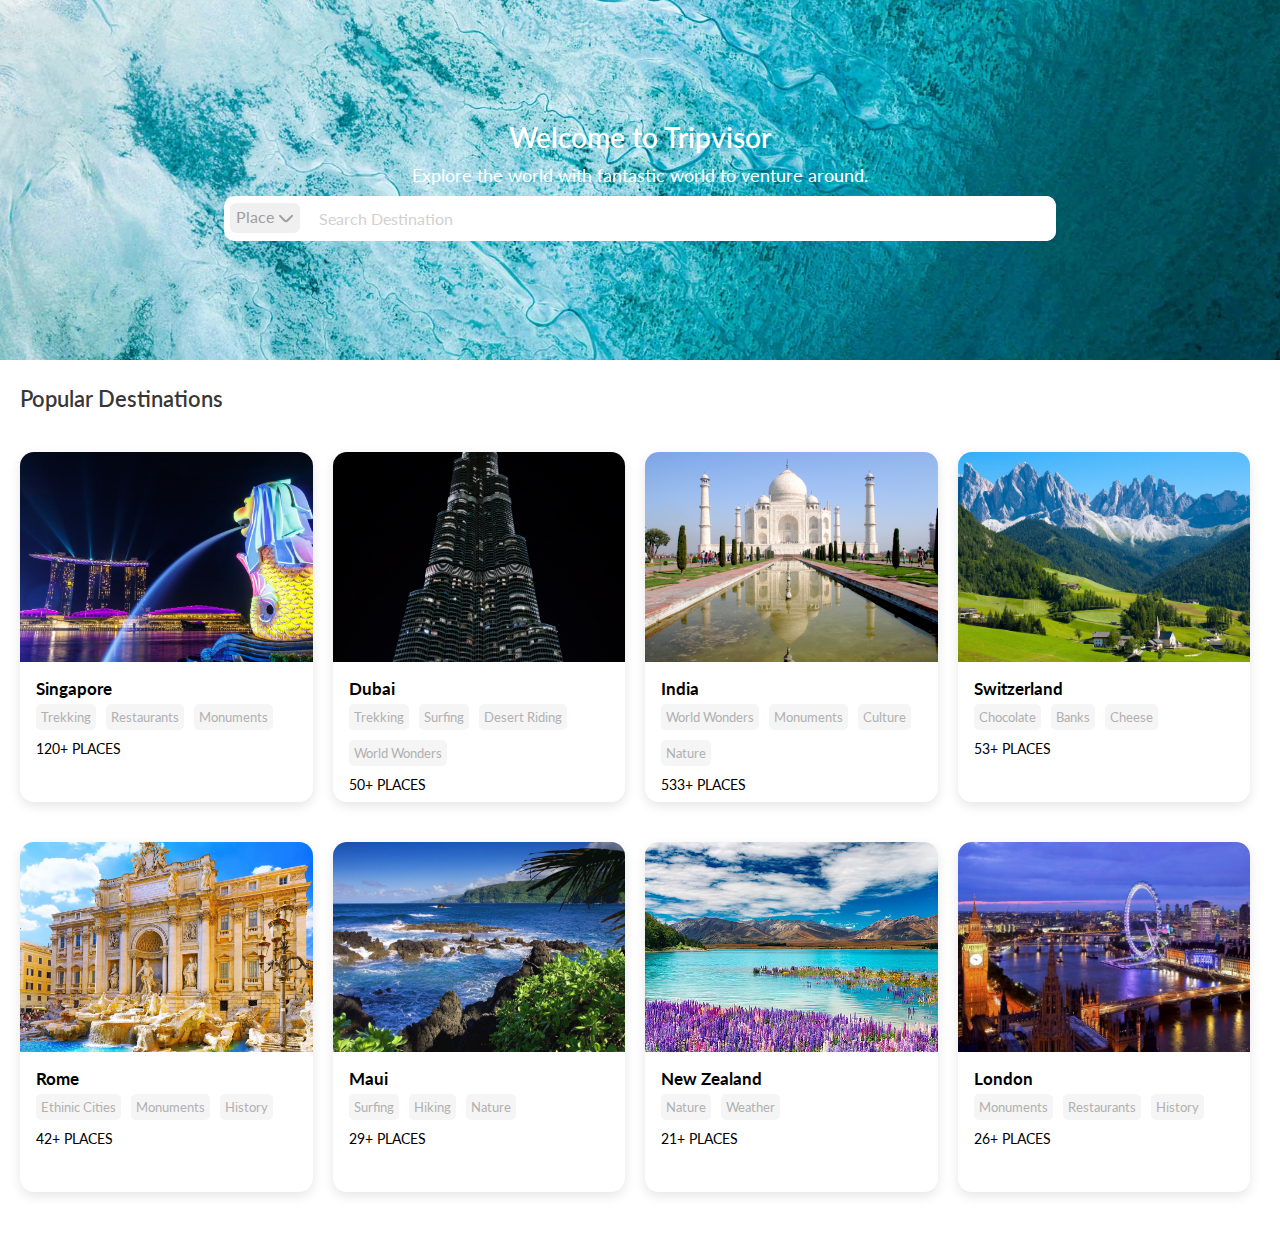
<file: index.html>
<!DOCTYPE html>
<html>
    <head>
        <title>Tripvisor</title>
        <meta name="viewport" content="width=device-width, initial-scale=1.0"/>
        <link rel="preconnect" href="https://fonts.googleapis.com">
        <link rel="preconnect" href="https://fonts.gstatic.com" crossorigin>
        <link href="https://fonts.googleapis.com/css2?family=Lato:wght@300;400;700;900&display=swap" rel="stylesheet">
        <link rel="stylesheet" href="index.css"/>
    </head>
    <body>
        <header>
            <div class="header-wrapper">
                <div class="w-view">
                    <p class="title">Welcome to Tripvisor</p>
                    <p class="desc">Explore the world with fantastic world to venture around.</p>
                    <div class="search-bar-wrapper">
                        <div id="filter" onclick="handleFilter()">
                            <p class="name">Place</p>
                            <svg xmlns="http://www.w3.org/2000/svg" fill="#9e9e9e" id="Outline" viewBox="0 0 24 24" width="24" height="24"><path d="M18.71,8.21a1,1,0,0,0-1.42,0l-4.58,4.58a1,1,0,0,1-1.42,0L6.71,8.21a1,1,0,0,0-1.42,0,1,1,0,0,0,0,1.41l4.59,4.59a3,3,0,0,0,4.24,0l4.59-4.59A1,1,0,0,0,18.71,8.21Z"/></svg>
                        </div>
                        <div class="filter-category">
                            <p class="item">Place</p>
                            <p class="item">Explore</p>
                            <p class="item">Price Range</p>
                        </div>
                        <input id="search-bar" placeholder="Search Destination" onchange="inputTextListener()" onkeyup="this.onchange();" onpaste="this.onchange();" oninput="this.onchange();"/>
                    </div>
                    <div id="search-results">
                        <div class="res-item">
                            <p class="title">Singapore</p>
                            <p class="desc">25,000</p>
                        </div>
                    </div>
                </div>
            </div>
        </header>
        <div class="content-wrapper cw-align">
            <div class="favourites">
                <p class="subtitle">My Favourites</p>
                <div id="fav-wrapper">
                    <div class="fav-item">
                        <img class="dest-img" src="assets/singapore.jpeg" />
                        <div class="content">
                            <p class="title">SINGAPORE</p>
                            <div class="explore">
                                <p class="explore-item">Trekking</p>
                                <p class="explore-item">Restaurants</p>
                                <p class="explore-item">Monuments</p>
                                <p class="explore-item">World Wonders</p>
                            </div>
                            <div class="header">
                                <div class="fav-btn">
                                    <svg xmlns="http://www.w3.org/2000/svg" height="32px" viewBox="0 0 24 24" width="32px" fill="#ff004c"><path d="M0 0h24v24H0V0z" fill="none"/><path d="M6 19c0 1.1.9 2 2 2h8c1.1 0 2-.9 2-2V9c0-1.1-.9-2-2-2H8c-1.1 0-2 .9-2 2v10zM9 9h6c.55 0 1 .45 1 1v8c0 .55-.45 1-1 1H9c-.55 0-1-.45-1-1v-8c0-.55.45-1 1-1zm6.5-5l-.71-.71c-.18-.18-.44-.29-.7-.29H9.91c-.26 0-.52.11-.7.29L8.5 4H6c-.55 0-1 .45-1 1s.45 1 1 1h12c.55 0 1-.45 1-1s-.45-1-1-1h-2.5z"/></svg>
                                </div>
                            </div>
                        </div>
                    </div>
                </div>
            </div>
            <div class="content">
                <p class="subtitle">Popular Destinations</p>
                <div id="destination-wrapper">
                    <div class="item dest-item">
                        <img class="destination" src="assets/singapore.jpeg"/>
                        <div class="header">
                            <div class="fav-dest item-fav-btn">
                                <svg xmlns="http://www.w3.org/2000/svg" height="32px" viewBox="0 0 24 24" width="32px" fill="#2c2c2c"><path d="M0 0h24v24H0z" fill="none"/><path d="M12 21.35l-1.45-1.32C5.4 15.36 2 12.28 2 8.5 2 5.42 4.42 3 7.5 3c1.74 0 3.41.81 4.5 2.09C13.09 3.81 14.76 3 16.5 3 19.58 3 22 5.42 22 8.5c0 3.78-3.4 6.86-8.55 11.54L12 21.35z"/></svg>
                            </div>
                        </div>
                        <div class="content">
                            <p class="title">SINGAPORE</p>
                            <div class="explore">
                                <p class="explore-item">Trekking</p>
                                <p class="explore-item">Restaurants</p>
                                <p class="explore-item">Monuments</p>
                                <p class="explore-item">World Wonders</p>
                            </div>
                            <p class="desc">100+ PLACES</p>
                        </div>
                    </div>
                </div>
            </div>
    </div>
    <script type="text/javascript" src="index.js"></script>  
    <script type="text/javascript" src="search.js"></script>  
    </body>
</html>
</file>
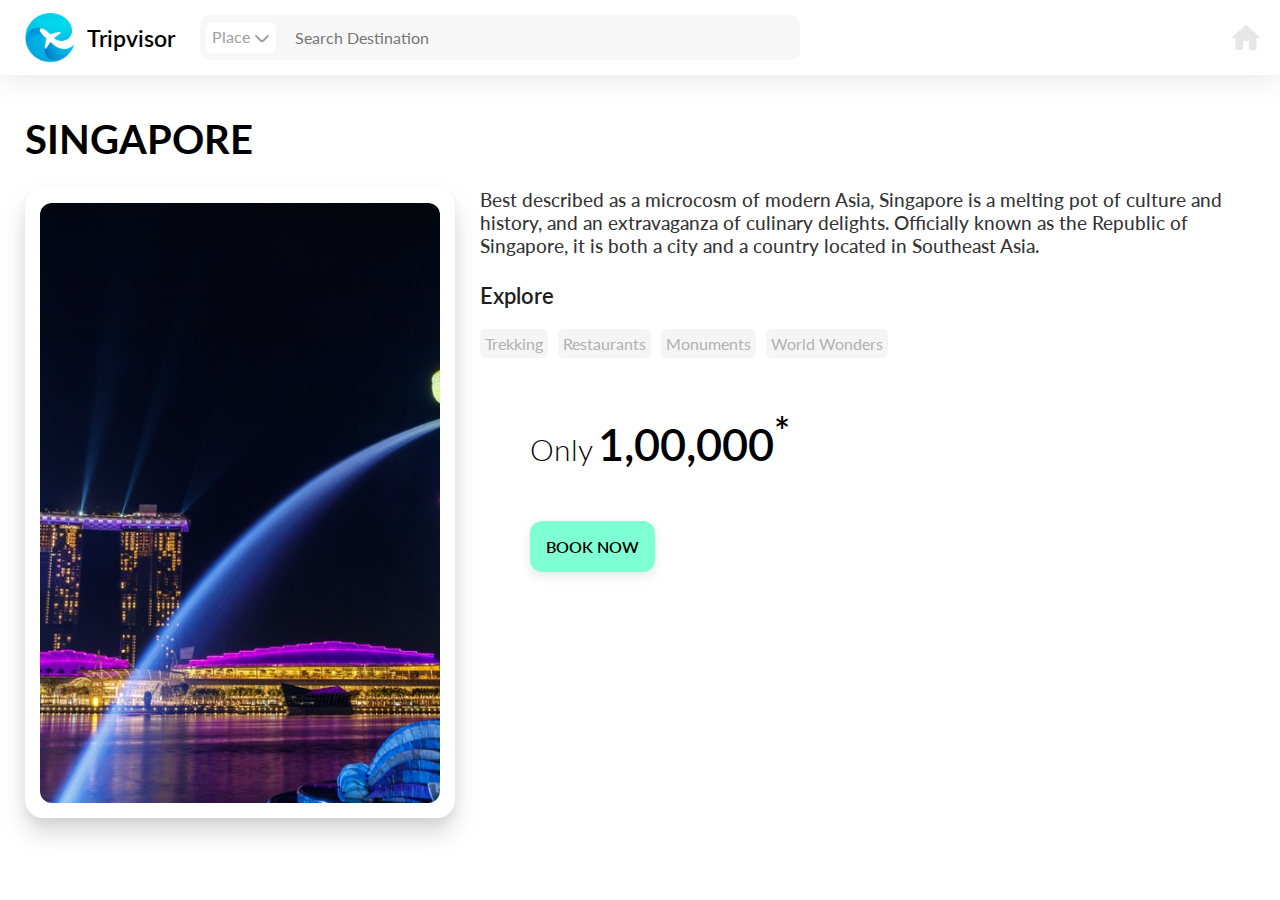
<file: destination.html>
<!DOCTYPE html>
<html>
    <head>
        <title>Destination</title>
        <meta name="viewport" content="width=device-width, initial-scale=1.0"/>
        <link rel="preconnect" href="https://fonts.googleapis.com">
        <link rel="preconnect" href="https://fonts.gstatic.com" crossorigin>
        <link href="https://fonts.googleapis.com/css2?family=Lato:wght@300;400;700;900&display=swap" rel="stylesheet">
        <link rel="stylesheet" href="destination.css"/>
    </head>
    <body>
        <header>
            <div id="logo-wrapper">
                <img class="logo-img" src="assets/logo.png" />
                <p class="title">Tripvisor</p>
            </div>
            <div class="search-fnc">
                <div class="search-bar-wrapper">
                    <div id="filter" onclick="handleFilter()">
                        <p class="name">Place</p>
                        <svg xmlns="http://www.w3.org/2000/svg" fill="#9e9e9e" id="Outline" viewBox="0 0 24 24" width="24" height="24"><path d="M18.71,8.21a1,1,0,0,0-1.42,0l-4.58,4.58a1,1,0,0,1-1.42,0L6.71,8.21a1,1,0,0,0-1.42,0,1,1,0,0,0,0,1.41l4.59,4.59a3,3,0,0,0,4.24,0l4.59-4.59A1,1,0,0,0,18.71,8.21Z"/></svg>
                    </div>
                    <div class="filter-category">
                        <p class="item">Place</p>
                        <p class="item">Explore</p>
                        <p class="item">Price Range</p>
                    </div>
                    <input id="search-bar" placeholder="Search Destination" onchange="inputTextListener()" onkeyup="this.onchange();" onpaste="this.onchange();" oninput="this.onchange();"/>
                </div>
                <div id="search-results">
                    <div class="res-item">
                        <p class="title">Singapore</p>
                        <p class="desc">25,000</p>
                    </div>
                </div>
            </div>
            <svg id="home-btn" xmlns="http://www.w3.org/2000/svg" height="36px" viewBox="0 0 24 24" width="36px" fill="#000000"><path d="M0 0h24v24H0V0z" fill="none"/><path d="M10 19v-5h4v5c0 .55.45 1 1 1h3c.55 0 1-.45 1-1v-7h1.7c.46 0 .68-.57.33-.87L12.67 3.6c-.38-.34-.96-.34-1.34 0l-8.36 7.53c-.34.3-.13.87.33.87H5v7c0 .55.45 1 1 1h3c.55 0 1-.45 1-1z"/></svg>
        </header>
        <div class="content-wrapper">
            <div id="ctnt" class="content">
                <p id="dest-title">SINGAPORE</p>
                <div id="disp-content">
                    <div class="left-c">
                        <div class="dest-img-w">
                            <img id="dest-view-img" src="assets/singapore.jpeg" />
                        </div>
                    </div>
                    <div class="right-c">
                        <div class="about-dest">
                            <p id="desc-itm" class="description">Best described as a microcosm of modern Asia, Singapore is a melting pot of culture and history, and an extravaganza of culinary delights. Officially known as the Republic of Singapore, it is both a city and a country located in Southeast Asia.</p>
                            <p class="subheading">Explore</p>
                            <div id="explore-itm" class="explore">
                                <p class="explore-item">Trekking</p>
                                <p class="explore-item">Restaurants</p>
                                <p class="explore-item">Monuments</p>
                                <p class="explore-item">World Wonders</p>
                            </div>
                            <div class="price-format">
                                <p class="p-subheading">Only</p>
                                <p id="price-ft" class="price">1,00,000<sup>*</sup></p>
                            </div>
                            <p id="book-btn">BOOK NOW</p>
                        </div>
                        <div class="book-vacation">
                            <p class="subheading">Book Vacation</p>
                            <div id="email-inp" class="details-inp-item">
                                <p class="title">Email</p>
                                <input class="content" type="email" />
                                <p class="desc">Enter your email</p>
                            </div>
                            <div id="phone-inp" class="details-inp-item">
                                <p class="title">Phone</p>
                                <input class="content" type="tel" />
                                <p class="desc">Enter your phone</p>
                            </div>
                            <div id="date-inp" class="details-inp-item">
                                <p class="title">Date</p>
                                <input class="content" type="date" />
                                <p class="desc">Select the date</p>
                            </div>
                            <div class="input-horizon-val">
                                <div id="card-inp" class="details-inp-item">
                                    <p class="title">Card Number</p>
                                    <input class="content" type="number" onkeypress="checkDigit(event)"/>
                                    <p class="desc">Enter the card number</p>
                                </div>
                                <div id="cvv-inp" class="details-inp-item">
                                    <p class="title">CVV</p>
                                    <input class="content cvv-sz" type="password" pattern="[0-9]*" inputmode="numeric"/>
                                    <p class="desc cvv-dsz">Enter cvv</p>
                                </div>
                            </div>
                            <div id="name-inp" class="details-inp-item">
                                <p class="title">Name</p>
                                <input class="content" type="text" />
                                <p class="desc">Enter the name(<sup>*</sup>according to gov proof)</p>
                            </div>
                            <div id="quantity-inp" class="details-inp-item">
                                <p class="title">Quantity</p>
                                <input class="content" type="number" onchange="quantityListener()" onkeyup="this.onchange();" onpaste="this.onchange();" oninput="this.onchange();"/>
                                <p class="desc">Enter the quantity</p>
                            </div>
                            <div class="price-format">
                                <p class="p-subheading">Only</p>
                                <p id="price-buy-fnl" class="price">1,00,000<sup>*</sup></p>
                            </div>
                            <p id="pay-btn">PAY</p>
                        </div>
                    </div>
                </div>
            </div>
        </div>
        <script type="text/javascript" src="destination.js"></script> 
        <script type="text/javascript" src="search.js"></script>  
    </body>
</html>
</file>
<file: index.css>
* {
  margin: 0;
  padding: 0;
}

html,
body {
  width: 100%;
  height: 100%;
  font-family: "Lato", sans-serif;
}

input:focus,
select:focus,
textarea:focus,
button:focus {
  outline: none;
}

header > .header-wrapper {
  height: 40vh;
  background-image: url("assets/sea_shore.jpeg");
  background-position: center right;
  background-repeat: no-repeat;
  background-size: cover;
  display: flex;
  flex-direction: column;
  justify-content: center;
}

header > .header-wrapper > .w-view {
  display: flex;
  flex-direction: column;
  align-items: center;
  position: relative;
}

header > .header-wrapper > .w-view > .title {
  font-size: 28px;
  font-weight: 600;
  color: #fff;
}

header > .header-wrapper > .w-view > .desc {
  font-size: 18px;
  color: #fff;
  margin-top: 10px;
  margin-bottom: 10px;
}

.search-bar-wrapper {
  display: flex;
  flex-direction: row;
  justify-content: center;
  background-color: #fff;
  border-radius: 10px;
  align-items: center;
  position: relative;
  width: 65vw;
}

#filter {
  display: flex;
  padding-left: 6px;
  padding-top: 4px;
  padding-bottom: 2px;
  padding-right: 2px;
  background-color: rgb(240, 240, 240);
  color: #9e9e9e;
  border-radius: 6px;
  margin-left: 6px;
  justify-content: center;
  cursor: pointer;
}

.search-bar-wrapper > .filter-category {
  background-color: #fff;
  position: absolute;
  border-radius: 10px;
  left: 0;
  top: 50px;
  box-shadow: rgba(0, 0, 0, 0.25) 0px 48px 100px 0px;
  display: none;
}
.search-bar-wrapper > .filter-category > .item:first-child {
  border-radius: 10px 10px 0px 0px;
}
.search-bar-wrapper > .filter-category > .item:last-child {
  border-radius: 0px 0px 10px 10px;
}
.search-bar-wrapper > .filter-category > .item {
  padding-left: 16px;
  padding-right: 16px;
  padding-top: 14px;
  padding-bottom: 14px;
  width: 120px;
  color: rgba(0, 0, 0, 0.7);
  cursor: pointer;
}

.search-bar-wrapper > .filter-category > .item:hover {
  background-color: rgb(236, 236, 236);
}

header > .header-wrapper > .w-view > .search-bar-wrapper > #search-bar {
  padding-left: 16px;
  padding-right: 16px;
  padding-top: 10px;
  padding-bottom: 10px;
  border-radius: 10px;
  border: rgb(255, 255, 255) solid;
  flex: 1;
  font-size: 16px;
  font-family: "Lato", sans-serif;
  color: rgba(0, 0, 0, 0.85);
}

header
  > .header-wrapper
  > .w-view
  > .search-bar-wrapper
  > #search-bar::placeholder {
  color: rgb(209, 209, 209);
}

#search-results {
  position: absolute;
  display: none;
  flex-direction: column;
  width: 65vw;
  background-color: #fff;
  border-radius: 12px;
  box-shadow: rgba(0, 0, 0, 0.25) 0px 48px 100px 0px;
  z-index: 10;
  margin-top: 130px;
  animation: SlideUp 500ms;
}

@keyframes SlideUp {
  0% {
    margin-top: 180px;
    opacity: 0;
  }
  50% {
  }
  100% {
    margin-top: 130px;
    opacity: 1;
  }
}

#search-results > .res-item {
  padding-left: 25px;
  padding-top: 14px;
  padding-bottom: 14px;
  padding-right: 25px;
  cursor: pointer;
  transition: background 500ms;
}
#search-results > .res-item > .title {
  font-weight: 600;
  font-size: 17px;
}
#search-results > .res-item > .desc {
  color: #cfcfcf;
  margin-top: 3px;
}
#search-results > .res-item:first-child {
  border-radius: 10px 10px 0px 0px;
}
#search-results > .res-item:last-child {
  border-radius: 0px 0px 10px 10px;
}
#search-results > .res-item:hover {
  background-color: rgb(236, 236, 236);
}

body > .content-wrapper {
  width: 100%;
  display: flex;
}

body > .content-wrapper > .favourites {
  flex: 1;
  display: none;
  flex-direction: column;
  padding-top: 40px;
  animation-timing-function: linear;
  animation: favouriteSlide 500ms;
}

@keyframes favouriteSlide {
  0% {
    opacity: 0;
  }
  50% {
  }
  100% {
    opacity: 1;
  }
}

.cw-align {
  flex-direction: column;
  align-items: center;
}

body > .content-wrapper > .content {
  max-width: 1280px;
  display: flex;
  flex-direction: column;
  padding-top: 40px;
}

.subtitle {
  font-weight: 600;
  font-size: 22px;
  margin-top: 25px;
  color: rgba(0, 0, 0, 0.8);
  margin-left: 20px;
}

#destination-wrapper {
  display: flex;
  flex-wrap: wrap;
  margin-bottom: 50px;
  margin-left: 10px;
}

#destination-wrapper > .item {
  display: flex;
  flex-direction: column;
  position: relative;
  border-radius: 14px;
  margin-left: 10px;
  margin-right: 10px;
  margin-top: 40px;
  width: calc((100% / 4) - (25px));
  height: 350px;
  box-shadow: rgba(0, 0, 0, 0.1) 0px 4px 12px;
  transition: box-shadow 0.3s cubic-bezier(0.25, 0.8, 0.25, 1);
  cursor: pointer;
}

#destination-wrapper > .item > .destination {
  width: 100%;
  height: 60%;
  object-fit: cover;
  border-radius: 14px 14px 0px 0px;
  transition: 0.3s all ease-out;
  background-size: cover;
  background-position: center center;
  background-repeat: no-repeat;
}

#destination-wrapper > .item:hover {
  box-shadow: rgba(17, 12, 46, 0.15) 0px 48px 100px 0px;
}

#destination-wrapper > .item:hover > .destination {
  height: 100%;
  opacity: 0.3;
  border-radius: 14px;
}

#destination-wrapper > .item:hover > .header {
  display: block;
  transition: 0.2s all ease-out;
}

#destination-wrapper > .item > .header {
  position: absolute;
  display: none;
}

#destination-wrapper > .item > .header > .fav-dest {
  margin: 16px;
}

#destination-wrapper > .item > .content {
  position: absolute;
  height: 40%;
  bottom: -16px;
  margin-left: 16px;
  color: #fff;
  display: flex;
  flex-direction: column;
  color: black;
}

#destination-wrapper > .item > .content > .title {
  font-size: 17px;
  font-weight: 700;
  margin-bottom: 5px;
}

#destination-wrapper > .item > .content > .explore {
  display: flex;
  flex-wrap: wrap;
  margin-top: -10px;
  margin-bottom: 10px;
}

#destination-wrapper > .item > .content > .explore > .explore-item {
  padding: 5px;
  margin-right: 10px;
  margin-top: 10px;
  border-radius: 5px;
  color: rgb(177, 177, 177);
  background-color: rgb(245, 245, 245);
  font-size: 13px;
}

#destination-wrapper > .item > .content > .desc {
  font-size: 14px;
}

#fav-wrapper {
  display: flex;
  flex-direction: column;
  width: 100%;
  overflow-x: scroll;
}

#fav-wrapper > .fav-item {
  display: flex;
  flex-direction: row;
  margin-left: 20px;
  margin-top: 10px;
  margin-bottom: 10px;
  margin-right: 20px;
  padding: 20px;
  box-shadow: rgba(0, 0, 0, 0.1) 0px 4px 12px;
  cursor: pointer;
  border-radius: 14px;
  align-items: center;
}

#fav-wrapper > .fav-item > .dest-img {
  width: 80px;
  height: 80px;
  object-fit: cover;
  margin-right: 20px;
  border-radius: 10px;
}

#fav-wrapper > .fav-item > .content {
  display: flex;
  flex-direction: column;
  position: relative;
  width: calc(100% - 100px);
}

#fav-wrapper > .fav-item > .content > .header {
  position: absolute;
  top: 0px;
  right: 0px;
}

.heart-filled {
  fill: #ff004c;
}

#fav-wrapper > .fav-item > .content > .title {
  font-size: 17px;
  font-weight: 700;
  margin-bottom: 5px;
}

#fav-wrapper > .fav-item > .content > .explore {
  display: flex;
  flex-direction: row;
  flex-wrap: wrap;
  margin-top: 5px;
  margin-bottom: 10px;
}

#fav-wrapper > .fav-item > .content > .explore > .explore-item {
  padding: 5px;
  margin-right: 10px;
  margin-top: 5px;
  border-radius: 5px;
  color: rgb(177, 177, 177);
  background-color: rgb(245, 245, 245);
  font-size: 13px;
}

@media screen and (max-width: 1580px) {
  #fav-wrapper {
    display: flex;
    flex-direction: row;
    margin-left: 10px;
    max-width: 1280px;
  }
  #fav-wrapper > .fav-item {
    display: inline-flex;
    flex-direction: column;
    margin-left: 10px;
    margin-right: 10px;
    width: 200px;
    max-width: 200px;
  }
  #fav-wrapper > .fav-item > .dest-img {
    width: 200px;
    height: 150px;
    margin-bottom: 16px;
    margin-right: 0;
  }
  #fav-wrapper > .fav-item > .content {
    width: 100%;
  }
  #fav-wrapper > .fav-item > .content > .header {
    top: -5px;
  }
  body > .content-wrapper {
    flex-direction: column;
    align-items: center;
  }
  body > .content-wrapper > .favourites {
    width: calc(100% - 40px);
    max-width: 1280px;
    padding-top: 0px;
    margin-right: 20px;
  }
  body > .content-wrapper > .content {
    padding-top: 0px;
  }
}

@media screen and (max-width: 1080px) {
  #destination-wrapper > .item {
    width: calc((100% / 3) - (25px));
    height: 400px;
  }
}

@media screen and (max-width: 900px) {
  header > .header-wrapper > .w-view > .search-bar-wrapper {
    width: 93vw;
  }
  #search-results {
    width: 93vw;
  }
  #destination-wrapper > .item {
    width: calc((100% / 2) - (25px));
    height: 530px;
  }
  #destination-wrapper > .item > .destination {
    height: 70%;
  }
  #destination-wrapper > .item > .content {
    height: 30%;
  }
}

@media screen and (max-width: 700px) {
  #destination-wrapper > .item {
    width: calc((100% / 2) - (25px));
    height: 470px;
  }
}

@media screen and (max-width: 650px) {
  #destination-wrapper > .item {
    width: calc((100% / 2) - (25px));
    height: 410px;
  }
  #destination-wrapper > .item > .destination {
    height: 65%;
  }
  #destination-wrapper > .item > .content {
    height: 35%;
  }
}

@media screen and (max-width: 550px) {
  #destination-wrapper > .item {
    width: calc((100%) - (25px));
    height: 600px;
  }
  #destination-wrapper > .item > .destination {
    height: 80%;
  }
  #destination-wrapper > .item > .content {
    height: 20%;
  }
}
</file>
<file: destination.css>
* {
  margin: 0;
  padding: 0;
}

html,
body {
  width: 100%;
  height: 100%;
  font-family: "Lato", sans-serif;
}

input:focus,
select:focus,
textarea:focus,
button:focus {
  outline: none;
}

header {
  width: 100%;
  height: 75px;
  display: flex;
  flex-direction: row;
  align-items: center;
  box-shadow: rgba(0, 0, 0, 0.096) 0px 5px 30px;
}

#logo-wrapper {
  display: flex;
  flex-direction: row;
  align-items: center;
  margin-left: 25px;
}

#logo-wrapper > .logo-img {
  width: 50px;
  height: 50px;
  object-fit: cover;
}

#logo-wrapper > .title {
  font-size: 23px;
  font-weight: 600;
  margin-left: 12px;
}

.search-fnc {
  position: relative;
}

.search-bar-wrapper {
  display: flex;
  flex-direction: row;
  justify-content: center;
  background-color: #f7f7f7;
  border-radius: 10px;
  align-items: center;
  position: relative;
  margin-left: 25px;
}

#filter {
  display: flex;
  padding-left: 6px;
  padding-top: 4px;
  padding-bottom: 2px;
  padding-right: 2px;
  background-color: #fff;
  color: #9e9e9e;
  border-radius: 6px;
  margin-left: 6px;
  justify-content: center;
  cursor: pointer;
}

.search-bar-wrapper > .filter-category {
  background-color: #fff;
  position: absolute;
  border-radius: 10px;
  left: 0;
  top: 50px;
  box-shadow: rgba(0, 0, 0, 0.25) 0px 48px 100px 0px;
  display: none;
}
.search-bar-wrapper > .filter-category > .item:first-child {
  border-radius: 10px 10px 0px 0px;
}
.search-bar-wrapper > .filter-category > .item:last-child {
  border-radius: 0px 0px 10px 10px;
}
.search-bar-wrapper > .filter-category > .item {
  padding-left: 16px;
  padding-right: 16px;
  padding-top: 14px;
  padding-bottom: 14px;
  width: 120px;
  color: rgba(0, 0, 0, 0.7);
  cursor: pointer;
}

.search-bar-wrapper > .filter-category > .item:hover {
  background-color: rgb(236, 236, 236);
}

#search-bar {
  padding-left: 16px;
  padding-right: 16px;
  padding-top: 10px;
  padding-bottom: 10px;
  background-color: #f7f7f7;
  border-radius: 10px;
  border: #f7f7f7 solid;
  flex: 1;
  font-size: 16px;
  font-family: "Lato", sans-serif;
  color: rgba(0, 0, 0, 0.85);
}

header
  > .header-wrapper
  > .w-view
  > .search-bar-wrapper
  > #search-bar::placeholder {
  color: rgb(209, 209, 209);
}

#search-results {
  position: absolute;
  display: none;
  flex-direction: column;
  margin-top: 8px;
  margin-left: 25px;
  background-color: #fff;
  border-radius: 12px;
  box-shadow: rgba(0, 0, 0, 0.25) 0px 48px 100px 0px;
  z-index: 10;
  animation: SlideUp 500ms;
}

@keyframes SlideUp {
  0% {
    margin-top: 58px;
    opacity: 0;
  }
  50% {
  }
  100% {
    margin-top: 8px;
    opacity: 1;
  }
}

#search-results > .res-item {
  padding-left: 25px;
  padding-top: 14px;
  padding-bottom: 14px;
  padding-right: 25px;
  cursor: pointer;
  transition: background 500ms;
}
#search-results > .res-item > .title {
  font-weight: 600;
  font-size: 17px;
}
#search-results > .res-item > .desc {
  color: #cfcfcf;
  margin-top: 3px;
}
#search-results > .res-item:first-child {
  border-radius: 10px 10px 0px 0px;
}
#search-results > .res-item:last-child {
  border-radius: 0px 0px 10px 10px;
}
#search-results > .res-item:hover {
  background-color: rgb(245, 245, 245);
}

#search-results,
.search-bar-wrapper {
  width: 600px;
}

#home-btn {
  position: absolute;
  right: 16px;
  fill: #e7e7e7;
  cursor: pointer;
}

body > .content-wrapper {
  width: 100%;
  display: flex;
  flex-direction: column;
  align-items: center;
}

body > .content-wrapper > .content {
  max-width: 1480px;
  width: 100%;
  display: flex;
  flex-direction: column;
}

#dest-title {
  margin-left: 25px;
  font-size: 40px;
  font-weight: 700;
  margin-top: 40px;
  margin-bottom: 25px;
}

#disp-content {
  width: 100%;
  display: flex;
  flex-direction: row;
}

#dest-view-img {
  width: 400px;
  height: 600px;
  border-radius: 12px;
  object-fit: cover;
}

.dest-img-w {
  background-color: #fff;
  border: 15px solid #fff;
  box-shadow: rgba(0, 0, 0, 0.15) 0px 15px 25px,
    rgba(0, 0, 0, 0.05) 0px 5px 10px;
  border-radius: 18px;
  margin-left: 25px;
  display: flex;
  flex-direction: column;
  align-items: center;
  justify-content: center;
}

#disp-content > .right-c {
  flex: 1;
  margin-left: 25px;
  margin-right: 25px;
}

.description {
  font-size: 19px;
  font-weight: 500;
  color: #221d1dea;
}

.subheading {
  margin-top: 25px;
  font-size: 22px;
  font-weight: 600;
  color: #221d1d;
}

.right-c > .about-dest > .explore {
  display: flex;
  flex-wrap: wrap;
  margin-top: 10px;
  margin-bottom: 10px;
}

.right-c > .about-dest > .explore > .explore-item {
  padding: 5px;
  margin-right: 10px;
  margin-top: 10px;
  border-radius: 5px;
  color: rgb(177, 177, 177);
  background-color: rgb(245, 245, 245);
  font-size: 16px;
}

.price-format {
  display: flex;
  flex-direction: row;
  align-items: baseline;
  margin-top: 50px;
  margin-left: 50px;
}

.price-format > .p-subheading {
  margin-right: 5px;
  font-weight: 300;
  font-size: 30px;
}

.price-format > .price {
  font-weight: 600;
  font-size: 45px;
}

#book-btn {
  margin-top: 50px;
  padding: 16px;
  font-weight: 600;
  width: fit-content;
  border-radius: 12px;
  background-color: aquamarine;
  box-shadow: rgba(0, 0, 0, 0.1) 0px 4px 12px;
  margin-left: 50px;
  cursor: pointer;
}

.book-vacation {
  margin-top: 16px;
  margin-left: 30px;
  display: none;
  margin-bottom: 50px;
}

.book-vacation > .subheading {
  margin-bottom: 30px;
  margin-left: -30px;
}

.details-inp-item {
}

.details-inp-item > .title {
  font-size: 20px;
}

.details-inp-item > .content {
  margin-top: 16px;
  border: none;
  outline: none;
  background-color: #f3f3f3d8;
  padding-left: 20px;
  padding-top: 10px;
  padding-bottom: 10px;
  padding-right: 20px;
  font-size: 18px;
  border-bottom: #dbdbdb solid 4px;
  width: 250px;
  font-family: "Lato";
  color: hsla(0, 0%, 0%, 0.8);
}

.details-inp-item > .desc {
  width: 290px;
  font-size: 16px;
  color: #0000004d;
  text-align: end;
  margin-bottom: 20px;
}

.input-horizon-val {
  display: flex;
  flex-direction: row;
}

.input-horizon-val > .details-inp-item {
  margin-right: 16px;
  justify-content: center;
}

#cvv-inp > .cvv-sz {
  width: 70px;
}

#cvv-inp > .cvv-dsz {
  width: 110px;
}

#pay-btn {
  margin-top: 50px;
  padding: 16px;
  font-weight: 600;
  width: fit-content;
  border-radius: 12px;
  background-color: aquamarine;
  box-shadow: rgba(0, 0, 0, 0.1) 0px 4px 12px;
  margin-left: 50px;
  cursor: pointer;
}

@media screen and (max-width: 1000px) {
  #dest-view-img {
    width: 350px;
    height: 500px;
  }
}
@media screen and (max-width: 850px) {
  #dest-view-img {
    width: 300px;
    height: 450px;
  }
  #logo-wrapper > .title {
    display: none;
  }
  #logo-wrapper {
    margin-left: 16px;
  }
  #search-results,
  .search-bar-wrapper {
    width: calc(100%);
    margin-left: 16px;
  }
}
@media screen and (max-width: 700px) {
  #dest-view-img {
    width: 100%;
    height: 550px;
  }
  .dest-img-w {
    margin-right: 25px;
  }
  #disp-content {
    flex-direction: column;
  }
  .right-c {
    margin-top: 50px;
    margin-bottom: 50px;
  }
}
</file>
